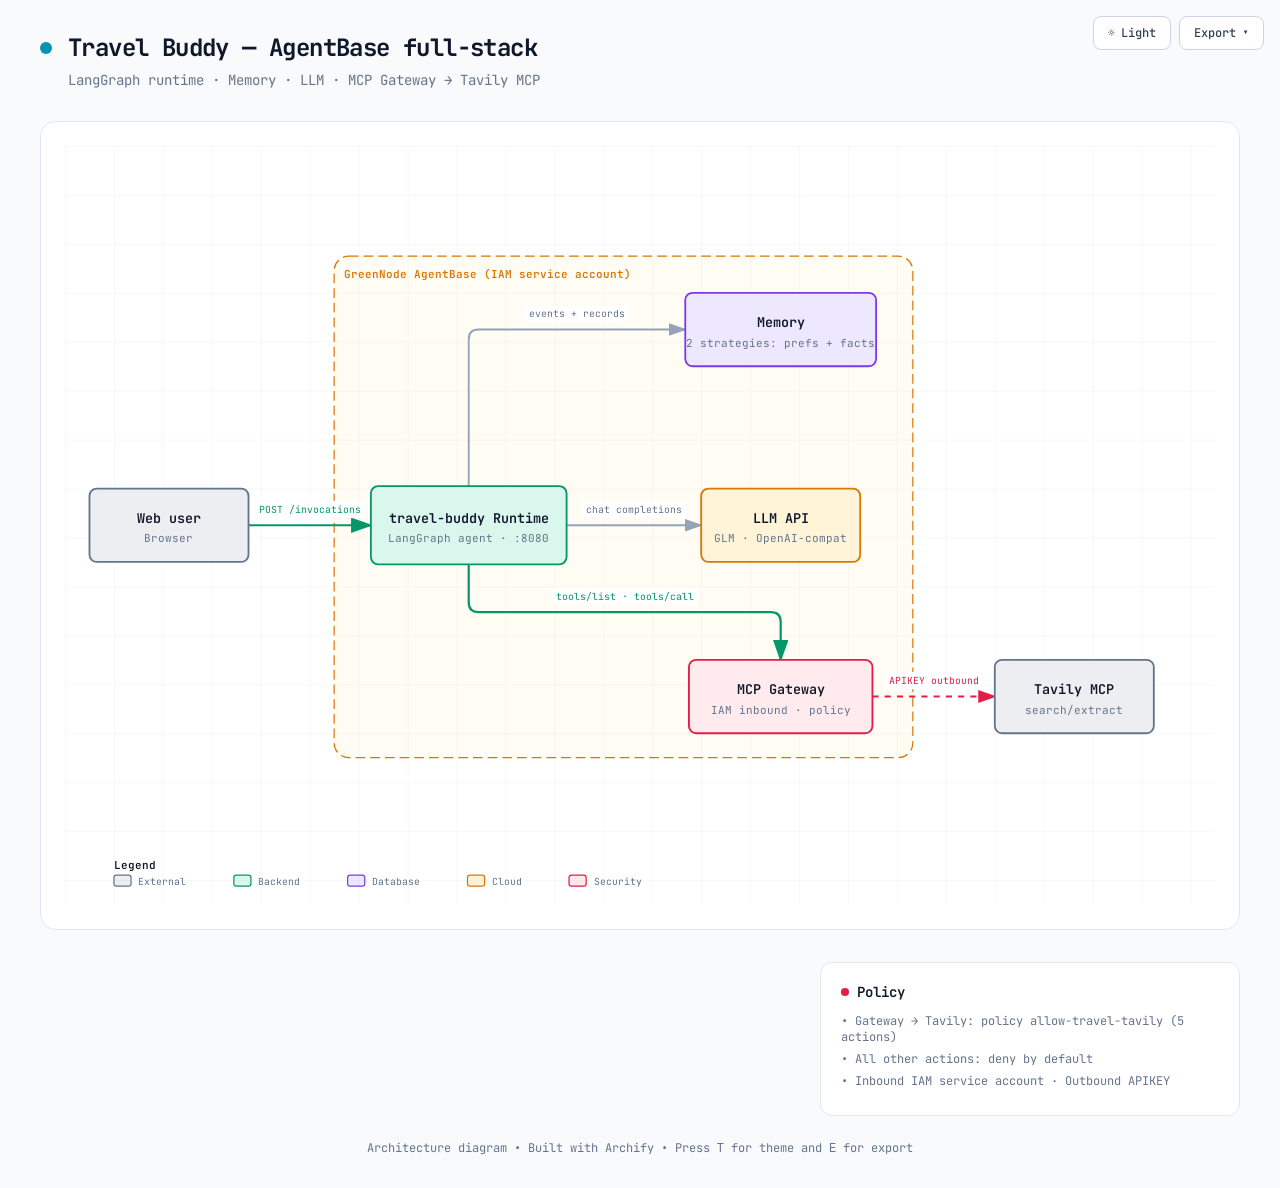
<file: docs/architecture.html>
<!DOCTYPE html>
<html lang="en" data-theme="dark">
<head>
  <meta charset="UTF-8">
  <meta name="viewport" content="width=device-width, initial-scale=1.0">
  <meta name="generator" content="archify 2.11.0">
  <title>Travel Buddy — AgentBase full-stack Diagram</title>
  <script>
    // Resolve the theme before first paint so light-preference users don't
    // see a dark flash. The toolbar script below re-applies with UI state.
    (function () {
      try {
        var theme = null;
        try {
          var param = new URLSearchParams(window.location.search).get('theme');
          if (param === 'light' || param === 'dark') theme = param;
        } catch (_) {}
        if (!theme) {
          try { theme = localStorage.getItem('archify-theme'); } catch (_) {}
        }
        if (theme !== 'light' && theme !== 'dark') {
          theme = window.matchMedia('(prefers-color-scheme: light)').matches ? 'light' : 'dark';
        }
        document.documentElement.setAttribute('data-theme', theme);
      } catch (_) {}
    })();
  </script>
  <!-- Async font load: a blackholed network must not block first paint.
       The body font stack falls back to system monospace until it lands. -->
  <link rel="preconnect" href="https://fonts.gstatic.com" crossorigin>
  <link href="https://fonts.googleapis.com/css2?family=JetBrains+Mono:wght@400;500;600;700&display=swap"
        rel="stylesheet" media="print" onload="this.media='all'">
  <noscript>
    <link href="https://fonts.googleapis.com/css2?family=JetBrains+Mono:wght@400;500;600;700&display=swap" rel="stylesheet">
  </noscript>
  <style>
    /* ==========================================================
       THEME VARIABLES — switch by toggling [data-theme] on <html>
       ========================================================== */
    :root,
    [data-theme="dark"] {
      --bg: #020617;
      --grid: #1e293b;
      --text: #ffffff;
      --text-muted: #94a3b8;
      --text-dim: #475569;
      /* UI chrome (menu hints, footer) needs more contrast than SVG .t-dim accents */
      --text-faint: #7d8da1;

      --panel: rgba(15, 23, 42, 0.5);
      --panel-border: #1e293b;
      --lane-fill: rgba(15, 23, 42, 0.22);
      --lane-stroke: #334155;

      --arrow: #64748b;
      --arrow-emphasis: #34d399;

      /* Opaque mask color used behind semi-transparent component fills
         so the arrows drawn underneath are properly hidden. */
      --mask: #0f172a;

      --frontend-fill:    rgba(8, 51, 68, 0.4);
      --frontend-stroke:  #22d3ee;
      --backend-fill:     rgba(6, 78, 59, 0.4);
      --backend-stroke:   #34d399;
      --database-fill:    rgba(76, 29, 149, 0.4);
      --database-stroke:  #a78bfa;
      --cloud-fill:       rgba(120, 53, 15, 0.3);
      --cloud-stroke:     #fbbf24;
      --security-fill:    rgba(136, 19, 55, 0.4);
      --security-stroke:  #fb7185;
      --messagebus-fill:  rgba(251, 146, 60, 0.3);
      --messagebus-stroke:#fb923c;
      --external-fill:    rgba(30, 41, 59, 0.5);
      --external-stroke:  #94a3b8;

      --toolbar-bg:       rgba(15, 23, 42, 0.8);
      --toolbar-border:   #334155;
      --toolbar-text:     #e2e8f0;
      --toolbar-hover:    rgba(15, 23, 42, 0.95);
      --toolbar-menu-bg:  #0f172a;
    }

    [data-theme="light"] {
      --bg: #f8fafc;
      --grid: #e2e8f0;
      --text: #0f172a;
      --text-muted: #64748b;
      --text-dim: #94a3b8;
      --text-faint: #64748b;

      --panel: #ffffff;
      --panel-border: #e2e8f0;
      --lane-fill: rgba(248, 250, 252, 0.65);
      --lane-stroke: #cbd5e1;

      --arrow: #94a3b8;
      --arrow-emphasis: #059669;

      --mask: #ffffff;

      --frontend-fill:    rgba(34, 211, 238, 0.15);
      --frontend-stroke:  #0891b2;
      --backend-fill:     rgba(52, 211, 153, 0.18);
      --backend-stroke:   #059669;
      --database-fill:    rgba(167, 139, 250, 0.2);
      --database-stroke:  #7c3aed;
      --cloud-fill:       rgba(251, 191, 36, 0.18);
      --cloud-stroke:     #d97706;
      --security-fill:    rgba(251, 113, 133, 0.15);
      --security-stroke:  #e11d48;
      --messagebus-fill:  rgba(251, 146, 60, 0.15);
      --messagebus-stroke:#ea580c;
      --external-fill:    rgba(148, 163, 184, 0.18);
      --external-stroke:  #64748b;

      --toolbar-bg:       rgba(255, 255, 255, 0.92);
      --toolbar-border:   #cbd5e1;
      --toolbar-text:     #334155;
      --toolbar-hover:    #ffffff;
      --toolbar-menu-bg:  #ffffff;
    }

    * { margin: 0; padding: 0; box-sizing: border-box; }

    body {
      font-family: 'JetBrains Mono', ui-monospace, SFMono-Regular, Menlo, Consolas, 'DejaVu Sans Mono', 'Liberation Mono', 'Noto Sans Mono CJK SC', 'PingFang SC', 'Hiragino Sans GB', 'Microsoft YaHei', monospace;
      background: var(--bg);
      min-height: 100vh;
      padding: 2rem;
      color: var(--text);
      transition: background 0.2s ease, color 0.2s ease;
    }

    .container { max-width: 1200px; margin: 0 auto; }

    .header { margin-bottom: 2rem; }

    .header-row {
      display: flex;
      align-items: center;
      gap: 1rem;
      margin-bottom: 0.5rem;
    }

    .pulse-dot {
      width: 12px;
      height: 12px;
      background: var(--frontend-stroke);
      border-radius: 50%;
      animation: pulse 2s infinite;
    }

    @keyframes pulse {
      0%, 100% { opacity: 1; }
      50% { opacity: 0.5; }
    }

    h1 {
      font-size: 1.5rem;
      font-weight: 700;
      letter-spacing: -0.025em;
    }

    .subtitle {
      color: var(--text-muted);
      font-size: 0.875rem;
      margin-left: 1.75rem;
    }

    .diagram-container {
      background: var(--panel);
      border-radius: 1rem;
      border: 1px solid var(--panel-border);
      padding: 1.5rem;
      overflow-x: auto;
    }

    svg {
      width: 100%;
      min-width: min(900px, 100%);
      display: block;
    }

    .cards {
      display: grid;
      grid-template-columns: repeat(auto-fit, minmax(280px, 1fr));
      gap: 1rem;
      margin-top: 2rem;
    }

    .card {
      background: var(--panel);
      border-radius: 0.75rem;
      border: 1px solid var(--panel-border);
      padding: 1.25rem;
    }

    .card-header {
      display: flex;
      align-items: center;
      gap: 0.5rem;
      margin-bottom: 0.75rem;
    }

    .card-dot {
      width: 8px;
      height: 8px;
      border-radius: 50%;
    }

    .card-dot.cyan     { background: var(--frontend-stroke); }
    .card-dot.emerald  { background: var(--backend-stroke); }
    .card-dot.violet   { background: var(--database-stroke); }
    .card-dot.amber    { background: var(--cloud-stroke); }
    .card-dot.rose     { background: var(--security-stroke); }
    .card-dot.orange   { background: var(--messagebus-stroke); }
    .card-dot.slate    { background: var(--external-stroke); }

    .card h3 { font-size: 0.875rem; font-weight: 600; color: var(--text); }

    .card ul {
      list-style: none;
      color: var(--text-muted);
      font-size: 0.75rem;
    }

    .card li { margin-bottom: 0.375rem; }

    .footer {
      text-align: center;
      margin-top: 1.5rem;
      color: var(--text-faint);
      font-size: 0.75rem;
    }

    /* ==========================================================
       Print stylesheet — hide interactive controls, force light,
       drop the grid so the diagram doesn't waste ink, use landscape
       so wide diagrams fit, pack summary cards into 2 columns to
       avoid an orphan card on a trailing page.
       ========================================================== */
    @page { size: landscape; margin: 1.5cm; }

    @media print {
      /* Force the FULL light palette — including component fills/strokes and
         lane/arrow colors — so printing from dark theme doesn't put neon
         strokes and translucent dark fills on white paper. */
      :root, [data-theme="dark"], [data-theme="light"] {
        --bg: #ffffff;
        --grid: transparent;
        --panel: #ffffff;
        --panel-border: #e2e8f0;
        --text: #0f172a;
        --text-muted: #475569;
        --text-dim: #94a3b8;
        --text-faint: #64748b;
        --mask: #ffffff;
        --lane-fill: rgba(248, 250, 252, 0.65);
        --lane-stroke: #cbd5e1;
        --arrow: #94a3b8;
        --arrow-emphasis: #059669;
        --frontend-fill:    rgba(34, 211, 238, 0.15);
        --frontend-stroke:  #0891b2;
        --backend-fill:     rgba(52, 211, 153, 0.18);
        --backend-stroke:   #059669;
        --database-fill:    rgba(167, 139, 250, 0.2);
        --database-stroke:  #7c3aed;
        --cloud-fill:       rgba(251, 191, 36, 0.18);
        --cloud-stroke:     #d97706;
        --security-fill:    rgba(251, 113, 133, 0.15);
        --security-stroke:  #e11d48;
        --messagebus-fill:  rgba(251, 146, 60, 0.15);
        --messagebus-stroke:#ea580c;
        --external-fill:    rgba(148, 163, 184, 0.18);
        --external-stroke:  #64748b;
      }
      body { background: #ffffff !important; padding: 0; }
      .container { max-width: none; }
      .toolbar, .archify-toast, .no-print { display: none !important; }
      .diagram-container, .card { box-shadow: none; border-color: #e2e8f0; }
      .cards { grid-template-columns: 1fr 1fr; }
      /* Ensure elements break sensibly across pages */
      .card { break-inside: avoid; page-break-inside: avoid; }
      .diagram-container { break-inside: avoid; page-break-inside: avoid; }
      h1, .subtitle { color: #0f172a; }
    }

    /* ==========================================================
       TOOLBAR (theme toggle + export menu)
       ========================================================== */
    .toolbar {
      position: fixed;
      top: 1rem;
      right: 1rem;
      display: flex;
      gap: 0.5rem;
      z-index: 100;
    }
    .toolbar button {
      background: var(--toolbar-bg);
      color: var(--toolbar-text);
      border: 1px solid var(--toolbar-border);
      padding: 0.5rem 0.875rem;
      border-radius: 0.5rem;
      font-family: inherit;
      font-size: 0.75rem;
      font-weight: 500;
      cursor: pointer;
      backdrop-filter: blur(8px);
      transition: background 0.15s, border-color 0.15s;
      display: inline-flex;
      align-items: center;
      gap: 0.375rem;
    }
    .toolbar button:hover {
      background: var(--toolbar-hover);
      border-color: var(--arrow);
    }
    .toolbar button:focus-visible {
      outline: 2px solid var(--frontend-stroke);
      outline-offset: 2px;
    }
    .toolbar .export-wrap { position: relative; }
    .toolbar .export-menu {
      position: absolute;
      top: calc(100% + 0.375rem);
      right: 0;
      background: var(--toolbar-menu-bg);
      border: 1px solid var(--toolbar-border);
      border-radius: 0.5rem;
      padding: 0.375rem;
      min-width: 160px;
      display: none;
      flex-direction: column;
      box-shadow: 0 4px 20px rgba(0,0,0,0.25);
    }
    .toolbar .export-menu.open { display: flex; }
    .toolbar .export-menu button {
      background: transparent;
      border: 0;
      justify-content: space-between;
      width: 100%;
      text-align: left;
      padding: 0.5rem 0.75rem;
    }
    .toolbar .export-menu button:hover {
      background: var(--toolbar-hover);
    }
    .toolbar .export-menu .hint {
      color: var(--text-faint);
      font-size: 0.625rem;
    }
    .toolbar .export-menu hr {
      border: 0;
      border-top: 1px solid var(--toolbar-border);
      margin: 0.25rem 0.375rem;
      opacity: 0.5;
    }

    /* Toast — brief feedback for actions like "copied" */
    .archify-toast {
      position: fixed;
      top: 1rem;
      left: 50%;
      transform: translateX(-50%) translateY(-8px);
      background: var(--toolbar-menu-bg);
      color: var(--text);
      border: 1px solid var(--toolbar-border);
      padding: 0.5rem 1rem;
      border-radius: 0.5rem;
      font-family: inherit;
      font-size: 0.75rem;
      opacity: 0;
      transition: opacity 0.2s, transform 0.2s;
      z-index: 200;
      pointer-events: none;
      box-shadow: 0 4px 20px rgba(0,0,0,0.25);
    }
    .archify-toast.show {
      opacity: 1;
      transform: translateX(-50%) translateY(0);
    }

    @media (max-width: 720px) {
      body { padding: 1rem; }
      .toolbar {
        position: static;
        justify-content: flex-end;
        margin-bottom: 1rem;
      }
      .header { margin-bottom: 1.25rem; }
      .header-row {
        gap: 0.75rem;
        align-items: flex-start;
      }
      h1 {
        font-size: 1.25rem;
        line-height: 1.25;
      }
      .subtitle {
        margin-left: 0;
        font-size: 0.8125rem;
        line-height: 1.55;
      }
      .diagram-container {
        padding: 0.75rem;
        border-radius: 0.75rem;
      }
      .cards {
        grid-template-columns: 1fr;
        margin-top: 1rem;
      }
    }

    /* ==========================================================
       SVG SEMANTIC CLASSES — use these instead of inline fill/stroke
       ========================================================== */
    .c-grid       { stroke: var(--grid); fill: none; }
    .c-mask       { fill: var(--mask); stroke: none; }

    .c-frontend   { fill: var(--frontend-fill);   stroke: var(--frontend-stroke); }
    .c-backend    { fill: var(--backend-fill);    stroke: var(--backend-stroke); }
    .c-database   { fill: var(--database-fill);   stroke: var(--database-stroke); }
    .c-cloud      { fill: var(--cloud-fill);      stroke: var(--cloud-stroke); }
    .c-security   { fill: var(--security-fill);   stroke: var(--security-stroke); }
    .c-messagebus { fill: var(--messagebus-fill); stroke: var(--messagebus-stroke); }
    .c-external   { fill: var(--external-fill);   stroke: var(--external-stroke); }

    /* Text helpers */
    .t-primary { fill: var(--text); }
    .t-muted   { fill: var(--text-muted); }
    .t-dim     { fill: var(--text-dim); }
    .t-frontend   { fill: var(--frontend-stroke); }
    .t-backend    { fill: var(--backend-stroke); }
    .t-database   { fill: var(--database-stroke); }
    .t-cloud      { fill: var(--cloud-stroke); }
    .t-security   { fill: var(--security-stroke); }
    .t-messagebus { fill: var(--messagebus-stroke); }
    .t-external   { fill: var(--external-stroke); }

    /* Arrows */
    .a-default   { stroke: var(--arrow); fill: none; }
    .a-emphasis  { stroke: var(--arrow-emphasis); fill: none; }
    .a-security  { stroke: var(--security-stroke); fill: none; stroke-dasharray: 5,5; }
    .a-dashed    { stroke: var(--database-stroke); fill: none; stroke-dasharray: 4,4; }

    /* Arrowhead markers reference these */
    .m-default   { fill: var(--arrow); }
    .m-emphasis  { fill: var(--arrow-emphasis); }
    .m-security  { fill: var(--security-stroke); }
    .m-dashed    { fill: var(--database-stroke); }

    /* Dashed boundary variants */
    .c-security-group { fill: transparent; stroke: var(--security-stroke); stroke-dasharray: 4,4; }
    .c-region         { fill: rgba(251, 191, 36, 0.05); stroke: var(--cloud-stroke); stroke-dasharray: 8,4; }
    .c-lane           { fill: var(--lane-fill); stroke: var(--lane-stroke); stroke-dasharray: 6,6; }

    /* Optional trace animation, enabled only by meta.animation = "trace".
       Static diagrams do not carry data-animation and render exactly as before. */
    svg[data-animation="trace"] [data-animate="edge"] {
      stroke-dasharray: 10 8;
      stroke-dashoffset: 54;
      animation: archify-edge-flow 2.4s linear infinite;
      animation-delay: calc(var(--step, 0) * 160ms);
    }
    svg[data-animation="trace"] [data-animate="node"] {
      transform-box: fill-box;
      transform-origin: center;
      animation: archify-node-pulse 3.6s ease-in-out infinite;
      animation-delay: calc(var(--step, 0) * 160ms);
    }
    @keyframes archify-edge-flow {
      to { stroke-dashoffset: 0; }
    }
    @keyframes archify-node-pulse {
      0%, 72%, 100% { filter: none; stroke-width: 1.5; }
      18%, 36% {
        filter: drop-shadow(0 0 8px var(--arrow-emphasis));
        stroke-width: 2.4;
      }
    }
    @media (prefers-reduced-motion: reduce) {
      svg[data-animation="trace"] [data-animate] {
        animation: none !important;
        stroke-dashoffset: 0;
      }
    }
  </style>
</head>
<body>
  <!-- Toolbar: theme toggle + export menu (present on every generated diagram)
       Keyboard: T toggles theme, E opens export menu (when no input focused) -->
  <div class="toolbar" role="toolbar" aria-label="Diagram actions">
    <button id="btn-theme" type="button"
            title="Toggle theme (T)"
            aria-label="Toggle color theme"
            aria-pressed="false">
      <span id="theme-icon" aria-hidden="true">&#9790;</span>
      <span id="theme-label">Dark</span>
    </button>
    <div class="export-wrap">
      <button id="btn-export" type="button"
              title="Export diagram (E)"
              aria-label="Export diagram"
              aria-haspopup="menu"
              aria-expanded="false"
              aria-controls="export-menu">
        Export <span aria-hidden="true">&#9662;</span>
      </button>
      <div class="export-menu" id="export-menu" role="menu" aria-label="Export">
        <button data-action="copy"  type="button" role="menuitem" tabindex="-1">Copy to clipboard <span class="hint">PNG</span></button>
        <hr role="separator">
        <button data-format="png"   type="button" role="menuitem" tabindex="-1">Download PNG</button>
        <button data-format="jpeg"  type="button" role="menuitem" tabindex="-1">Download JPEG</button>
        <button data-format="webp"  type="button" role="menuitem" tabindex="-1">Download WebP</button>
        <hr role="separator">
        <button data-format="svg"   type="button" role="menuitem" tabindex="-1">Download SVG <span class="hint">vector</span></button>
      </div>
    </div>
  </div>

  <div class="container">
    <!-- Header -->
    <div class="header">
      <div class="header-row">
        <div class="pulse-dot"></div>
        <h1>Travel Buddy — AgentBase full-stack</h1>
      </div>
      <p class="subtitle">LangGraph runtime · Memory · LLM · MCP Gateway → Tavily MCP</p>
    </div>

    <!-- Main Diagram -->
    <div class="diagram-container">
      <svg viewBox="0 0 940 620" role="img" aria-label="Travel Buddy — AgentBase full-stack — LangGraph runtime · Memory · LLM · MCP Gateway → Tavily MCP (architecture diagram)">
        <!-- Definitions -->
        <defs>
          <marker id="arrowhead" markerWidth="10" markerHeight="7" refX="9" refY="3.5" orient="auto">
            <polygon points="0 0, 10 3.5, 0 7" class="m-default" />
          </marker>
          <marker id="arrowhead-emphasis" markerWidth="10" markerHeight="7" refX="9" refY="3.5" orient="auto">
            <polygon points="0 0, 10 3.5, 0 7" class="m-emphasis" />
          </marker>
          <marker id="arrowhead-security" markerWidth="10" markerHeight="7" refX="9" refY="3.5" orient="auto">
            <polygon points="0 0, 10 3.5, 0 7" class="m-security" />
          </marker>
          <marker id="arrowhead-dashed" markerWidth="10" markerHeight="7" refX="9" refY="3.5" orient="auto">
            <polygon points="0 0, 10 3.5, 0 7" class="m-dashed" />
          </marker>
          <pattern id="grid" width="40" height="40" patternUnits="userSpaceOnUse">
            <path d="M 40 0 L 0 0 0 40" class="c-grid" stroke-width="0.5"/>
          </pattern>
        </defs>

        <!-- Background Grid -->
        <rect width="100%" height="100%" fill="url(#grid)" />

        <!-- Boundaries (behind everything) -->
        <rect x="220" y="90" width="473" height="410" rx="12" class="c-region" stroke-width="1"/>
        <text x="228" y="108" class="t-cloud" font-size="9" font-weight="600">GreenNode AgentBase (IAM service account)</text>

        <!-- Connection paths (before components for correct z-order) -->
        <path d="M 150 310 L 250 310" class="a-emphasis" stroke-width="1.8" marker-end="url(#arrowhead-emphasis)"/>
        <path d="M 330 278 L 330 158 Q 330 150 338 150 L 507 150" class="a-default" stroke-width="1.5" marker-end="url(#arrowhead)"/>
        <path d="M 410 310 L 520 310" class="a-default" stroke-width="1.5" marker-end="url(#arrowhead)"/>
        <path d="M 330 342 L 330 373 Q 330 381 338 381 L 577 381 Q 585 381 585 389 L 585 420" class="a-emphasis" stroke-width="1.8" marker-end="url(#arrowhead-emphasis)"/>
        <path d="M 660 450 L 760 450" class="a-security" stroke-width="1.5" marker-end="url(#arrowhead-security)"/>

        <!-- Components -->
        <rect x="20" y="280" width="130" height="60" rx="6" class="c-mask"/>
        <rect x="20" y="280" width="130" height="60" rx="6" class="c-external" stroke-width="1.5"/>
        <text x="85" y="308" class="t-primary" font-size="11" font-weight="600" text-anchor="middle">Web user</text>
        <text x="85" y="324" class="t-muted" font-size="9" text-anchor="middle">Browser</text>

        <rect x="250" y="278" width="160" height="64" rx="6" class="c-mask"/>
        <rect x="250" y="278" width="160" height="64" rx="6" class="c-backend" stroke-width="1.5"/>
        <text x="330" y="308" class="t-primary" font-size="11" font-weight="600" text-anchor="middle">travel-buddy Runtime</text>
        <text x="330" y="324" class="t-muted" font-size="9" text-anchor="middle">LangGraph agent · :8080</text>

        <rect x="507" y="120" width="156" height="60" rx="6" class="c-mask"/>
        <rect x="507" y="120" width="156" height="60" rx="6" class="c-database" stroke-width="1.5"/>
        <text x="585" y="148" class="t-primary" font-size="11" font-weight="600" text-anchor="middle">Memory</text>
        <text x="585" y="164" class="t-muted" font-size="9" text-anchor="middle">2 strategies: prefs + facts</text>

        <rect x="520" y="280" width="130" height="60" rx="6" class="c-mask"/>
        <rect x="520" y="280" width="130" height="60" rx="6" class="c-cloud" stroke-width="1.5"/>
        <text x="585" y="308" class="t-primary" font-size="11" font-weight="600" text-anchor="middle">LLM API</text>
        <text x="585" y="324" class="t-muted" font-size="9" text-anchor="middle">GLM · OpenAI-compat</text>

        <rect x="510" y="420" width="150" height="60" rx="6" class="c-mask"/>
        <rect x="510" y="420" width="150" height="60" rx="6" class="c-security" stroke-width="1.5"/>
        <text x="585" y="448" class="t-primary" font-size="11" font-weight="600" text-anchor="middle">MCP Gateway</text>
        <text x="585" y="464" class="t-muted" font-size="9" text-anchor="middle">IAM inbound · policy</text>

        <rect x="760" y="420" width="130" height="60" rx="6" class="c-mask"/>
        <rect x="760" y="420" width="130" height="60" rx="6" class="c-external" stroke-width="1.5"/>
        <text x="825" y="448" class="t-primary" font-size="11" font-weight="600" text-anchor="middle">Tavily MCP</text>
        <text x="825" y="464" class="t-muted" font-size="9" text-anchor="middle">search/extract</text>

        <!-- Connection labels -->
        <rect x="154.2" y="290" width="91.6" height="14" rx="3" class="c-mask"/>
        <text x="200" y="300" class="t-backend" font-size="8" text-anchor="middle">POST /invocations</text>
        <rect x="375.1" y="130" width="86.8" height="14" rx="3" class="c-mask"/>
        <text x="418.5" y="140" class="t-muted" font-size="8" text-anchor="middle">events + records</text>
        <rect x="421.6" y="290" width="86.8" height="14" rx="3" class="c-mask"/>
        <text x="465" y="300" class="t-muted" font-size="8" text-anchor="middle">chat completions</text>
        <rect x="397.3" y="361" width="120.39999999999999" height="14" rx="3" class="c-mask"/>
        <text x="457.5" y="371" class="t-backend" font-size="8" text-anchor="middle">tools/list · tools/call</text>
        <rect x="669" y="430" width="82" height="14" rx="3" class="c-mask"/>
        <text x="710" y="440" class="t-security" font-size="8" text-anchor="middle">APIKEY outbound</text>

        <!-- Legend -->
        <text x="40" y="591" class="t-primary" font-size="9" font-weight="600">Legend</text>
        <rect x="40" y="596" width="14" height="9" rx="2" class="c-external" stroke-width="1"/>
        <text x="60" y="604" class="t-muted" font-size="8">External</text>
        <rect x="138" y="596" width="14" height="9" rx="2" class="c-backend" stroke-width="1"/>
        <text x="158" y="604" class="t-muted" font-size="8">Backend</text>
        <rect x="231" y="596" width="14" height="9" rx="2" class="c-database" stroke-width="1"/>
        <text x="251" y="604" class="t-muted" font-size="8">Database</text>
        <rect x="329" y="596" width="14" height="9" rx="2" class="c-cloud" stroke-width="1"/>
        <text x="349" y="604" class="t-muted" font-size="8">Cloud</text>
        <rect x="412" y="596" width="14" height="9" rx="2" class="c-security" stroke-width="1"/>
        <text x="432" y="604" class="t-muted" font-size="8">Security</text>
      </svg>
    </div>

    <!-- Info Cards -->
    <div class="cards">
      <div class="card" style="max-width: 420px; margin-left: auto; justify-self: end;">
        <div class="card-header">
          <div class="card-dot rose"></div>
          <h3>Policy</h3>
        </div>
        <ul>
          <li>&bull; Gateway → Tavily: policy allow-travel-tavily (5 actions)</li>
          <li>&bull; All other actions: deny by default</li>
          <li>&bull; Inbound IAM service account · Outbound APIKEY</li>
        </ul>
      </div>
    </div>

    <!-- Footer -->
    <p class="footer">
      Architecture diagram &bull; Built with Archify<span class="no-print"> &bull; Press <kbd>T</kbd> for theme and <kbd>E</kbd> for export</span>
    </p>
  </div>

  <script>
    /* ============================================================
       Theme toggle — persists to localStorage, respects system pref
       ============================================================ */
    var Archify = {};

    Archify.theme = (function () {
      var STORAGE_KEY = 'archify-theme';
      var html = document.documentElement;
      var btn = document.getElementById('btn-theme');
      var icon = document.getElementById('theme-icon');
      var label = document.getElementById('theme-label');

      // localStorage can throw (blocked cookies, sandboxed iframes); the whole
      // script element dies on an uncaught error, so guard every access.
      function readStored() {
        try { return localStorage.getItem(STORAGE_KEY); } catch (_) { return null; }
      }
      function writeStored(value) {
        try { localStorage.setItem(STORAGE_KEY, value); } catch (_) {}
      }
      function urlOverride() {
        // URL param wins (useful for deterministic screenshots / share links)
        try {
          var param = new URLSearchParams(window.location.search).get('theme');
          if (param === 'light' || param === 'dark') return param;
        } catch (_) {}
        return null;
      }

      function resolveInitial() {
        var fromUrl = urlOverride();
        if (fromUrl) return fromUrl;
        var saved = readStored();
        if (saved === 'light' || saved === 'dark') return saved;
        return window.matchMedia('(prefers-color-scheme: light)').matches ? 'light' : 'dark';
      }

      function apply(theme) {
        html.setAttribute('data-theme', theme);
        icon.textContent = theme === 'dark' ? '\u263E' : '\u263C';
        label.textContent = theme === 'dark' ? 'Dark' : 'Light';
        btn.setAttribute('aria-pressed', theme === 'light' ? 'true' : 'false');
      }

      function toggle() {
        var next = html.getAttribute('data-theme') === 'dark' ? 'light' : 'dark';
        apply(next);
        writeStored(next);
      }

      apply(resolveInitial());
      btn.addEventListener('click', toggle);

      // Follow live OS theme changes while the user has no explicit preference.
      try {
        var media = window.matchMedia('(prefers-color-scheme: light)');
        var onChange = function (e) {
          var saved = readStored();
          if (urlOverride() || saved === 'light' || saved === 'dark') return;
          apply(e.matches ? 'light' : 'dark');
        };
        if (media.addEventListener) media.addEventListener('change', onChange);
        else if (media.addListener) media.addListener(onChange);
      } catch (_) {}

      return { toggle: toggle };
    })();

    /* ============================================================
       Export — PNG / JPEG / WebP / SVG (download) and Copy PNG (clipboard)

       Raster exports are always rendered at 4x source resolution for
       maximum sharpness. The trick: we set the serialized SVG's
       `width`/`height` to viewBox * 4 so the browser rasterizes the
       vectors at that resolution natively. drawImage then draws at
       the image's natural size (no upscaling = no blur).

       JPEG/WebP paint the current theme's background explicitly since
       those formats have no alpha channel.
       ============================================================ */
    (function () {
      var RASTER_SCALE = 4;

      function diagramFilename() {
        var title = (document.title || 'diagram')
          .replace(/\s+Architecture(\s+Diagram)?$/i, '')
          .replace(/\s+Diagram$/i, '')
          .trim();
        return title.replace(/[^a-z0-9_\-]+/gi, '-')
                    .toLowerCase()
                    .replace(/^-+|-+$/g, '') || 'diagram';
      }

      function currentBg() {
        return getComputedStyle(document.body).backgroundColor || '#ffffff';
      }

      /**
       * Serialize the main SVG into a standalone document.
       *
       * Two modes:
       * - Default (opts.autoTheme=false) — locks the serialized SVG to the
       *   viewer's current theme. Used by the raster pipeline
       *   (PNG/JPEG/WebP/clipboard) because canvas rasterization needs
       *   deterministic colors; a raster cannot react to
       *   prefers-color-scheme after encoding.
       * - autoTheme=true — emits BOTH dark and light variable sets plus a
       *   `@media (prefers-color-scheme)` rule so the resulting SVG
       *   self-themes when embedded in GitHub READMEs or other hosts that
       *   expose a color scheme. Used for "Download SVG".
       */
      function serializeSvg(scale, opts) {
        // scale: integer multiplier for intrinsic SVG pixel dimensions used by
        // the raster path. Defaults to 1 (natural size) for SVG download.
        scale = scale || 1;
        opts = opts || {};
        var autoTheme = opts.autoTheme === true;

        var svg = document.querySelector('.diagram-container svg');
        var clone = svg.cloneNode(true);

        var vb = svg.viewBox.baseVal;
        // Scale width/height so the browser rasterizes the vectors at target
        // resolution directly. viewBox stays unchanged so coordinates don't
        // shift. This is the key to sharp rasters — do NOT scale later via
        // canvas upscaling.
        clone.setAttribute('width', vb.width * scale);
        clone.setAttribute('height', vb.height * scale);
        clone.setAttribute('xmlns', 'http://www.w3.org/2000/svg');

        // Only the SVG-relevant rules: semantic classes, markers, and the
        // theme variable blocks. Toolbar/cards/print CSS can never apply
        // inside a standalone SVG and would only bloat the export.
        var hostStyle = (function () {
          var out = [];
          Array.prototype.forEach.call(document.styleSheets, function (sheet) {
            var rules;
            try { rules = sheet.cssRules; } catch (_) { return; } // cross-origin
            if (!rules) return;
            Array.prototype.forEach.call(rules, function (rule) {
              if (rule.type !== 1) return; // plain style rules only
              var sel = rule.selectorText || '';
              if (/(^|,)\s*(svg|:root|\[data-theme|\.c-|\.t-|\.a-|\.m-)/.test(sel)) {
                out.push(rule.cssText);
              }
            });
          });
          return out.join('\n');
        })();

        // Derive the variable list from the stylesheet so newly added theme
        // variables can never be missed by the export pipeline again
        // (--lane-fill/--lane-stroke once were).
        var varNames = (function () {
          var seen = {};
          var names = [];
          (hostStyle.match(/--[a-zA-Z0-9-]+(?=\s*:)/g) || []).forEach(function (n) {
            if (!seen[n]) { seen[n] = true; names.push(n); }
          });
          return names;
        })();

        // Resolve the full variable set for a given data-theme via an
        // off-DOM probe, independent of what the viewer is currently set to.
        function resolveVars(themeAttr) {
          var probe = document.createElement('div');
          probe.setAttribute('data-theme', themeAttr);
          probe.style.cssText = 'position:absolute;width:0;height:0;visibility:hidden;';
          document.body.appendChild(probe);
          try {
            var c = getComputedStyle(probe);
            return varNames.map(function (n) {
              return n + ': ' + c.getPropertyValue(n).trim() + ';';
            }).join(' ');
          } finally {
            document.body.removeChild(probe);
          }
        }

        // Prepend a local()-only @font-face block for each weight so that the
        // sandboxed image-rendering context used during PNG/JPEG/WebP export
        // can find JetBrains Mono if the user has it installed locally, and
        // falls through cleanly to the monospace stack otherwise. The usual
        // Google-Fonts <link> in the host document is unreachable from the
        // serialized SVG, so url()-sourced faces would just hang.
        var fontFallback = [400, 500, 600, 700].map(function (w) {
          return "@font-face { font-family: 'JetBrains Mono'; font-weight: " + w +
                 "; src: local('JetBrains Mono'), local('JetBrainsMono-Regular'); }";
        }).join('\n');

        var style = document.createElementNS('http://www.w3.org/2000/svg', 'style');
        var bgRect = document.createElementNS('http://www.w3.org/2000/svg', 'rect');
        bgRect.setAttribute('width', '100%');
        bgRect.setAttribute('height', '100%');

        if (autoTheme) {
          // Dual-theme SVG. Dark is the default (so hosts without
          // prefers-color-scheme still render), light swaps in via media
          // query, and svg[data-theme="..."] still lets downstream
          // consumers force a specific theme.
          var darkVars = resolveVars('dark');
          var lightVars = resolveVars('light');

          style.textContent =
            fontFallback + "\n" +
            "svg { font-family: 'JetBrains Mono', ui-monospace, SFMono-Regular, Menlo, Consolas, 'DejaVu Sans Mono', 'Liberation Mono', 'Noto Sans Mono CJK SC', 'PingFang SC', 'Hiragino Sans GB', 'Microsoft YaHei', monospace; }\n" +
            hostStyle + "\n" +
            ":root, svg { " + darkVars + " }\n" +
            "@media (prefers-color-scheme: light) { :root, svg { " + lightVars + " } }\n" +
            "svg[data-theme=\"light\"] { " + lightVars + " }\n" +
            "svg[data-theme=\"dark\"] { " + darkVars + " }\n" +
            "rect.c-bg-rect { fill: var(--bg); }\n";

          // Don't lock the serialized SVG to the viewer's current theme.
          clone.removeAttribute('data-theme');
          // Background follows the CSS variable, not a fixed color, so it
          // swaps with the media query.
          bgRect.setAttribute('class', 'c-bg-rect');
        } else {
          // Raster path: lock to the viewer's current theme.
          var theme = document.documentElement.getAttribute('data-theme') || 'dark';
          var themeHost = document.querySelector('[data-theme="' + theme + '"]') || document.documentElement;
          var computed = getComputedStyle(themeHost);
          var vars = varNames.map(function (n) {
            return n + ': ' + computed.getPropertyValue(n).trim() + ';';
          }).join(' ');

          // IMPORTANT: inject the resolved variables AFTER hostStyle,
          // otherwise hostStyle's ":root, [data-theme=\"dark\"] { ... }" rule
          // overrides our chosen theme via later-in-cascade equal-specificity.
          // Keep this order.
          style.textContent =
            fontFallback + "\n" +
            "svg { font-family: 'JetBrains Mono', ui-monospace, SFMono-Regular, Menlo, Consolas, 'DejaVu Sans Mono', 'Liberation Mono', 'Noto Sans Mono CJK SC', 'PingFang SC', 'Hiragino Sans GB', 'Microsoft YaHei', monospace; }\n" +
            hostStyle + "\n" +
            ":root, svg { " + vars + " }\n";

          bgRect.setAttribute('fill', computed.getPropertyValue('--bg').trim() || '#ffffff');
        }

        clone.insertBefore(style, clone.firstChild);
        clone.insertBefore(bgRect, style.nextSibling);

        return {
          svgString: new XMLSerializer().serializeToString(clone),
          width: vb.width * scale,
          height: vb.height * scale
        };
      }

      function download(blob, filename) {
        var url = URL.createObjectURL(blob);
        var a = document.createElement('a');
        a.href = url;
        a.download = filename;
        document.body.appendChild(a);
        a.click();
        a.remove();
        setTimeout(function () { URL.revokeObjectURL(url); }, 1000);
      }

      // Conservative upper bound on total canvas pixels. Older Safari on iOS
      // silently produces a blank canvas above ~16 Mpx; Chrome / Firefox /
      // desktop Safari are far higher but start failing on memory-constrained
      // devices. We pick the largest integer scale in {4,3,2,1} whose target
      // pixel count fits under this cap.
      var MAX_CANVAS_PIXELS = 16 * 1024 * 1024;

      function pickSafeScale(vbW, vbH) {
        for (var s = RASTER_SCALE; s >= 1; s--) {
          if (vbW * s * vbH * s <= MAX_CANVAS_PIXELS) return s;
        }
        return 1;
      }

      function rasterize(format) {
        // Serialize at a safe scale (RASTER_SCALE=4 by default, reduced if the
        // resulting canvas would exceed MAX_CANVAS_PIXELS). The SVG itself is
        // rasterized at target resolution natively; drawImage draws at natural
        // size — no upsampling blur.
        var svg = document.querySelector('.diagram-container svg');
        var vb = svg.viewBox.baseVal;
        var scale = pickSafeScale(vb.width, vb.height);
        var data = serializeSvg(scale);
        var svgBlob = new Blob([data.svgString], { type: 'image/svg+xml;charset=utf-8' });
        var svgUrl = URL.createObjectURL(svgBlob);

        return new Promise(function (resolve, reject) {
          var img = new Image();
          img.onload = function () {
            var canvas = document.createElement('canvas');
            canvas.width = data.width;
            canvas.height = data.height;
            var ctx = canvas.getContext('2d');
            if (format === 'jpeg') {
              ctx.fillStyle = currentBg();
              ctx.fillRect(0, 0, canvas.width, canvas.height);
            }
            // Draw at natural size — SVG was already rasterized at target res.
            ctx.drawImage(img, 0, 0);
            URL.revokeObjectURL(svgUrl);
            var mime = format === 'jpeg' ? 'image/jpeg' :
                       format === 'webp' ? 'image/webp' : 'image/png';
            var quality = format === 'png' ? undefined : 0.95;
            canvas.toBlob(function (blob) {
              if (!blob) reject(new Error('toBlob returned null for ' + format));
              else resolve(blob);
            }, mime, quality);
          };
          img.onerror = function (e) {
            URL.revokeObjectURL(svgUrl);
            reject(e);
          };
          img.src = svgUrl;
        });
      }

      var menu = document.getElementById('export-menu');
      var btn = document.getElementById('btn-export');
      var items = function () {
        return Array.prototype.slice.call(menu.querySelectorAll('button[role="menuitem"]'));
      };

      // ---- Clipboard support ----------------------------------------------
      function canCopyImage() {
        return typeof ClipboardItem !== 'undefined' &&
               navigator.clipboard &&
               typeof navigator.clipboard.write === 'function';
      }

      // ---- Raster format detection ----------------------------------------
      // canvas.toBlob('image/webp') silently returns a PNG on browsers without
      // WebP encoding (older Safari), so detect explicitly.
      function supports(format) {
        if (format === 'svg' || format === 'png') return true;
        var mime = format === 'jpeg' ? 'image/jpeg' : 'image/webp';
        try {
          var c = document.createElement('canvas');
          c.width = c.height = 2;
          return c.toDataURL(mime).indexOf('data:' + mime) === 0;
        } catch (_) { return false; }
      }

      // Gray out unsupported items.
      items().forEach(function (it) {
        if (it.dataset.format && !supports(it.dataset.format)) {
          it.disabled = true;
          it.title = 'Not supported by this browser';
          it.style.opacity = '0.5';
        }
        if (it.dataset.action === 'copy' && !canCopyImage()) {
          it.disabled = true;
          it.title = 'Clipboard image write not supported by this browser';
          it.style.opacity = '0.5';
        }
      });

      // ---- Toast ----------------------------------------------------------
      // A live region only announces CHANGES to an existing node, so the toast
      // element is created once up front and updated in place.
      var toastEl = document.createElement('div');
      toastEl.className = 'archify-toast';
      toastEl.setAttribute('role', 'status');
      document.body.appendChild(toastEl);
      var toastTimer = null;

      function toast(msg) {
        toastEl.textContent = '';
        requestAnimationFrame(function () {
          toastEl.textContent = msg;
          toastEl.classList.add('show');
        });
        clearTimeout(toastTimer);
        toastTimer = setTimeout(function () { toastEl.classList.remove('show'); }, 1500);
      }

      function open(focusLast) {
        menu.classList.add('open');
        btn.setAttribute('aria-expanded', 'true');
        var available = items().filter(function (i) { return !i.disabled; });
        var target = focusLast ? available[available.length - 1] : available[0];
        if (target) target.focus();
      }
      function close(focusTrigger) {
        menu.classList.remove('open');
        btn.setAttribute('aria-expanded', 'false');
        if (focusTrigger) btn.focus();
      }
      function isOpen() { return menu.classList.contains('open'); }

      btn.addEventListener('click', function (e) {
        e.stopPropagation();
        if (isOpen()) close(false);
        else open();
      });
      // APG menu-button pattern: ArrowDown/ArrowUp on the trigger opens the menu.
      btn.addEventListener('keydown', function (e) {
        if (e.key === 'ArrowDown' || e.key === 'ArrowUp') {
          e.preventDefault();
          if (!isOpen()) open(e.key === 'ArrowUp');
        }
      });
      document.addEventListener('click', function (e) {
        if (!menu.contains(e.target) && e.target !== btn) close(false);
      });

      // Keyboard navigation inside the menu.
      //   Menu items: Up/Down, Home/End.
      //   Esc closes + returns focus to trigger; Tab closes.
      menu.addEventListener('keydown', function (e) {
        if (e.key === 'Escape') { e.preventDefault(); close(true); return; }
        if (e.key === 'Tab')    { close(false); return; }

        var available = items().filter(function (i) { return !i.disabled; });
        var current = available.indexOf(document.activeElement);
        switch (e.key) {
          case 'ArrowDown':
            e.preventDefault();
            if (available.length) available[(current + 1 + available.length) % available.length].focus();
            break;
          case 'ArrowUp':
            e.preventDefault();
            if (available.length) available[(current - 1 + available.length) % available.length].focus();
            break;
          case 'Home':
            e.preventDefault();
            if (available[0]) available[0].focus();
            break;
          case 'End':
            e.preventDefault();
            if (available.length) available[available.length - 1].focus();
            break;
        }
      });

      function runExport(format) {
        var base = diagramFilename();
        close(true);
        return (format === 'svg'
          ? Promise.resolve(serializeSvg(1, { autoTheme: true })).then(function (d) {
              download(new Blob([d.svgString], { type: 'image/svg+xml;charset=utf-8' }), base + '.svg');
            })
          : rasterize(format).then(function (blob) {
              download(blob, base + '.' + format);
            })
        ).catch(function (err) {
          console.error(err);
          alert('Export failed: ' + (err && err.message ? err.message : format));
        });
      }

      function runCopy() {
        close(true);
        if (!canCopyImage()) {
          alert('Clipboard image write not supported in this browser.');
          return;
        }
        // WebKit requires ClipboardItem to be constructed synchronously inside
        // the user gesture — pass the pending Promise<Blob> as the item value.
        // Browsers that reject promise values throw synchronously; fall back
        // to awaiting the blob first (works in Chromium/Firefox).
        var blobPromise = rasterize('png');
        var writePromise;
        try {
          writePromise = navigator.clipboard.write([new ClipboardItem({ 'image/png': blobPromise })]);
        } catch (_) {
          writePromise = blobPromise.then(function (blob) {
            return navigator.clipboard.write([new ClipboardItem({ 'image/png': blob })]);
          });
        }
        return writePromise.then(function () {
          toast('Copied PNG to clipboard');
        }).catch(function (err) {
          console.error(err);
          alert('Copy failed: ' + (err && err.message ? err.message : 'unknown'));
        });
      }

      menu.addEventListener('click', function (e) {
        var copyBtn = e.target.closest('button[data-action="copy"]');
        if (copyBtn && !copyBtn.disabled) { runCopy(); return; }

        var formatBtn = e.target.closest('button[data-format]');
        if (formatBtn && !formatBtn.disabled) { runExport(formatBtn.dataset.format); }
      });

      Archify.exportMenu = { open: open, close: close, isOpen: isOpen, run: runExport };

      // Auto-open on page load for demo/screenshot purposes: ?openExport=1
      // Wait for fonts (so the menu doesn't flash before typography lands)
      // and paint before opening. Fallback timeout for browsers without the
      // Font Loading API.
      try {
        if (new URLSearchParams(window.location.search).get('openExport') === '1') {
          var openWhenReady = function () {
            requestAnimationFrame(function () { requestAnimationFrame(open); });
          };
          if (document.fonts && document.fonts.ready) {
            document.fonts.ready.then(openWhenReady);
          } else {
            setTimeout(openWhenReady, 200);
          }
        }
      } catch (_) {}
    })();

    /* ============================================================
       Global keyboard shortcuts
         T -> toggle theme
         E -> open export menu
       Ignored when focus is inside an input/textarea/contenteditable.
       ============================================================ */
    document.addEventListener('keydown', function (e) {
      if (e.metaKey || e.ctrlKey || e.altKey) return;
      var t = e.target;
      if (t && (t.tagName === 'INPUT' || t.tagName === 'TEXTAREA' || t.isContentEditable)) return;
      if (e.key === 't' || e.key === 'T') {
        e.preventDefault();
        Archify.theme.toggle();
      } else if (e.key === 'e' || e.key === 'E') {
        e.preventDefault();
        if (!Archify.exportMenu.isOpen()) Archify.exportMenu.open();
      }
    });
  </script>
</body>
</html>
</file>
